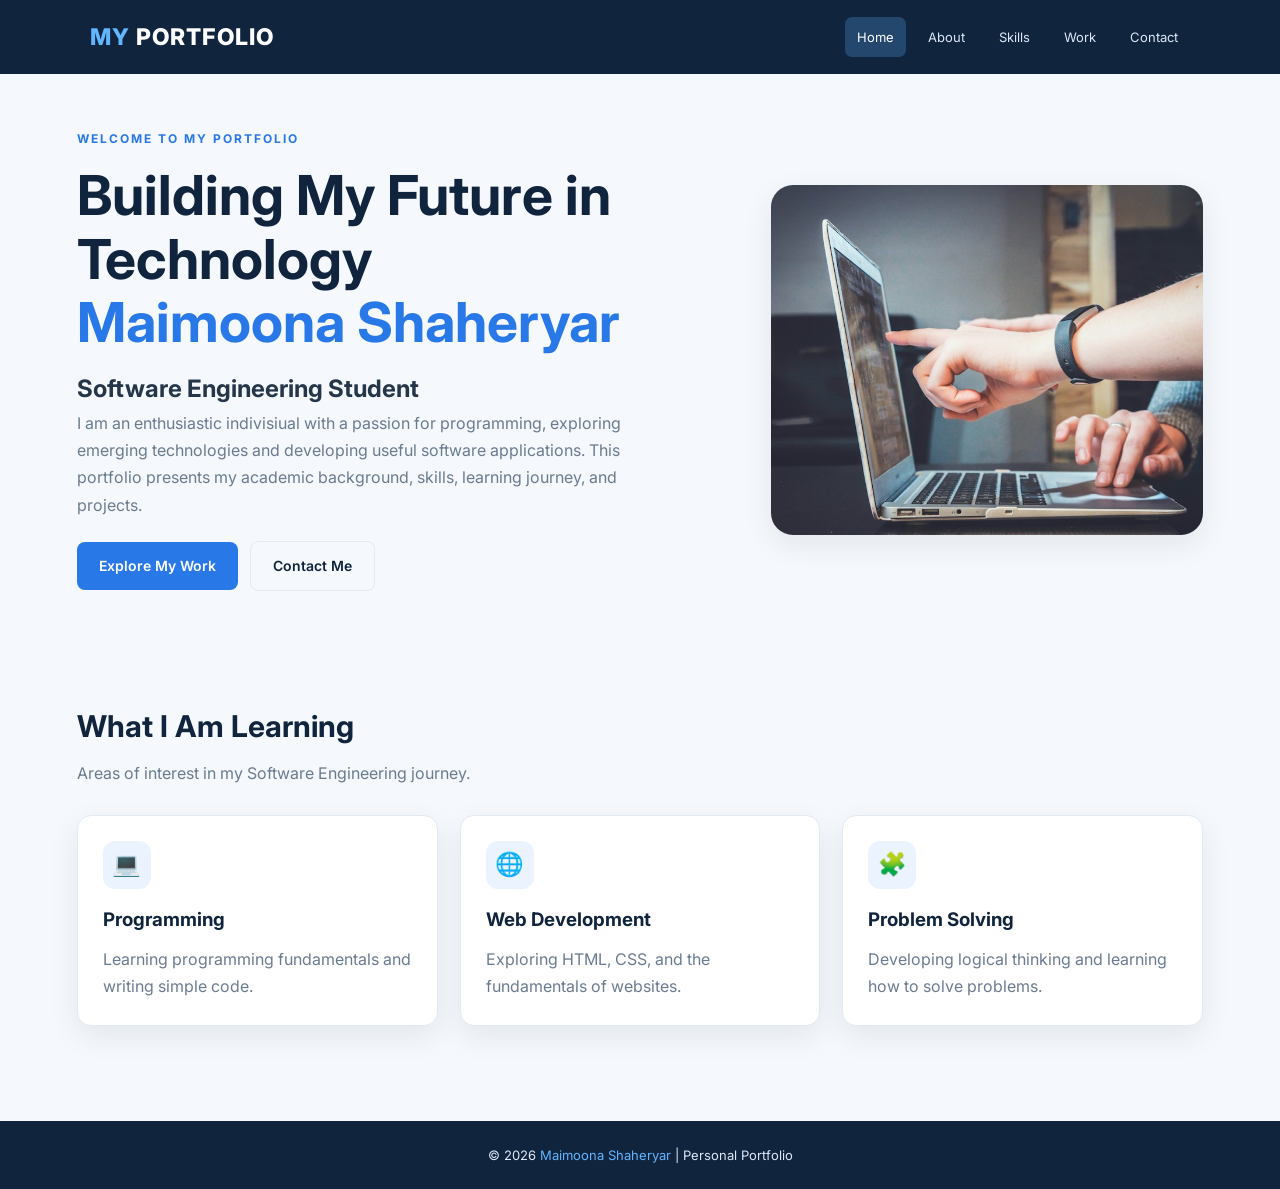
<file: index.html>
<!DOCTYPE html>
<html lang="en">
<head>
    <meta charset="UTF-8">
    <meta name="viewport" content="width=device-width, initial-scale=1.0">
    <title>Home | My Portfolio</title>
    <link rel="stylesheet" href="style.css">
</head>
<body>

<header>
    <a href="index.html" class="logo"><span>MY</span> PORTFOLIO</a>
    <nav>
        <a class="active" href="index.html">Home</a>
        <a href="about.html">About</a>
        <a href="skills.html">Skills</a>
        <a href="work.html">Work</a>
        <a href="contact.html">Contact</a>
    </nav>
</header>

<main>
    <section class="container hero">
        <div>
            <div class="eyebrow">Welcome to my portfolio</div>

            <h1>
                Building My Future in Technology
                <br>
                <span>Maimoona Shaheryar</span>
            </h1>

            <h2>Software Engineering Student</h2>

            <p>
                I am an enthusiastic indivisiual with a passion for
                programming, exploring emerging technologies and developing useful software applications.
                This portfolio presents my academic background,
                skills, learning journey, and projects.
            </p>

            <a href="work.html" class="btn">Explore My Work</a>
            <a href="contact.html" class="btn btn-outline">Contact Me</a>
        </div>

        <div>
            <img class="hero-image"
            src="image1.jpg"
            alt="Laptop and workspace">
        </div>
    </section>

    <section class="container">
        <div class="section-heading">
            <h2>What I Am Learning</h2>
            <p>Areas of interest in my Software Engineering journey.</p>
        </div>

        <div class="grid">
            <div class="card">
                <div class="feature-icon">💻</div>
                <h3>Programming</h3>
                <p>Learning programming fundamentals and writing simple code.</p>
            </div>

            <div class="card">
                <div class="feature-icon">🌐</div>
                <h3>Web Development</h3>
                <p>Exploring HTML, CSS, and the fundamentals of websites.</p>
            </div>

            <div class="card">
                <div class="feature-icon">🧩</div>
                <h3>Problem Solving</h3>
                <p>Developing logical thinking and learning how to solve problems.</p>
            </div>
        </div>
    </section>
</main>

<footer>
    © 2026 <span>Maimoona Shaheryar</span> | Personal Portfolio
</footer>

</body>
</html>
</file>
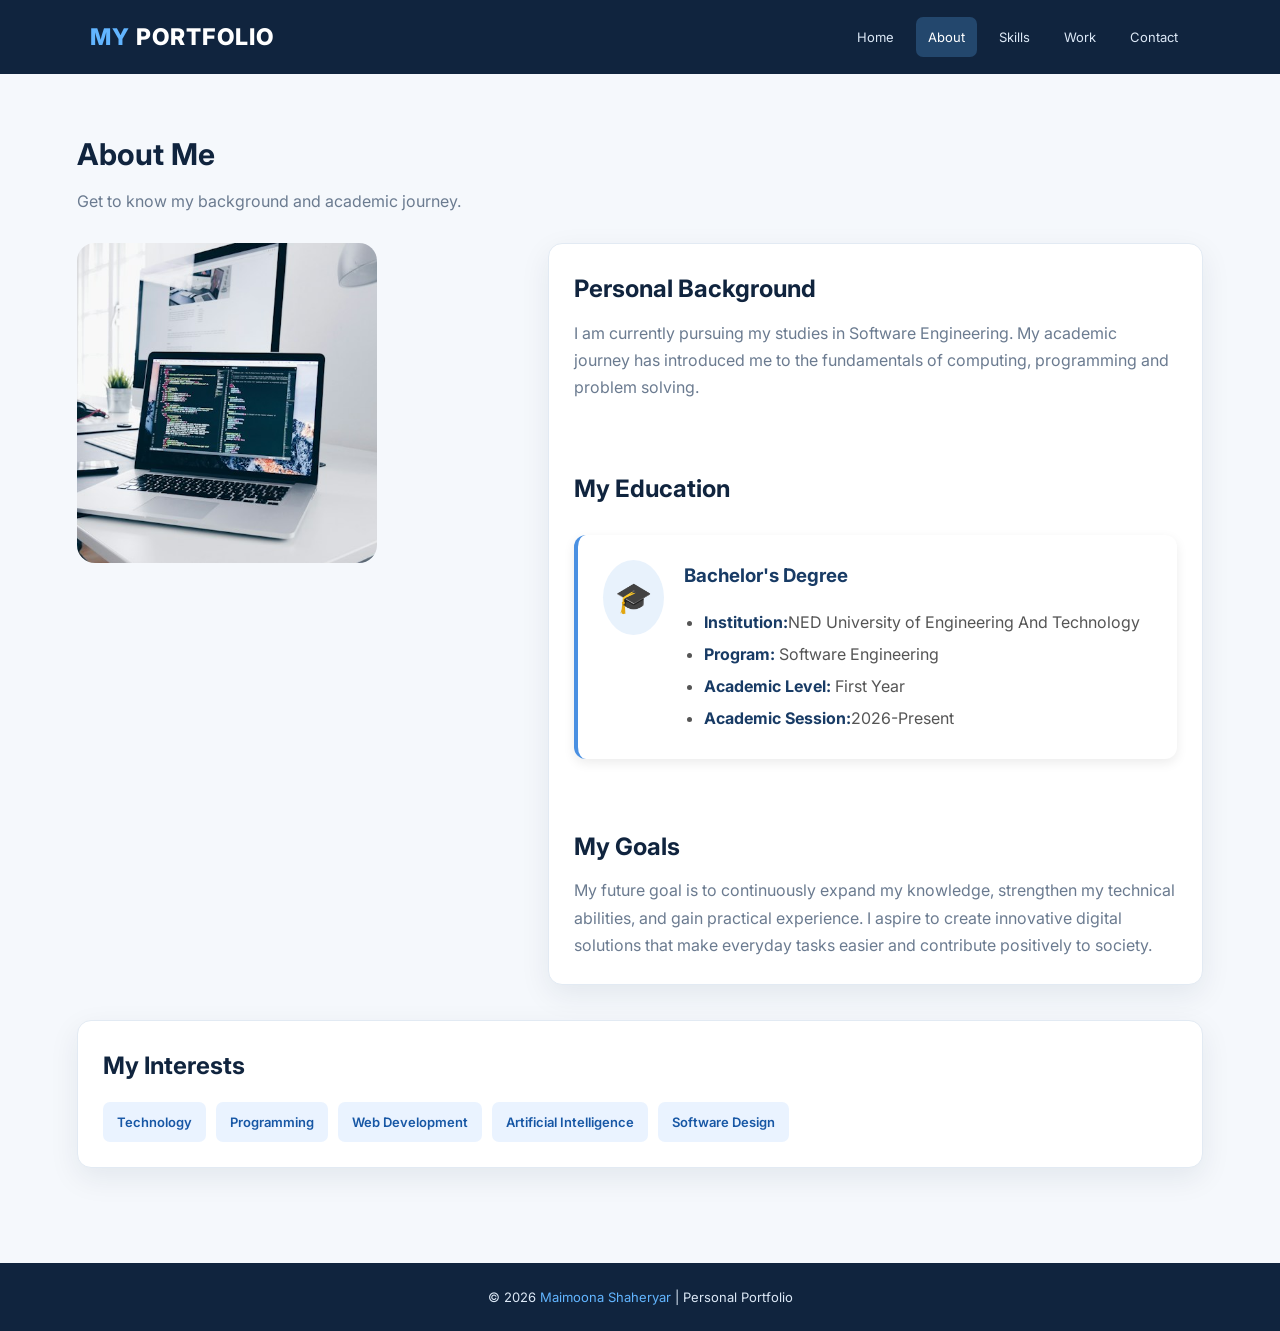
<file: about.html>
<!DOCTYPE html>
<html lang="en">
<head>
    <meta charset="UTF-8">
    <meta name="viewport" content="width=device-width, initial-scale=1.0">
    <title>About | My Portfolio</title>
    <link rel="stylesheet" href="style.css">
</head>
<body>

<header>
    <a href="index.html" class="logo"><span>MY</span> PORTFOLIO</a>
    <nav>
        <a href="index.html">Home</a>
        <a class="active" href="about.html">About</a>
        <a href="skills.html">Skills</a>
        <a href="work.html">Work</a>
        <a href="contact.html">Contact</a>
    </nav>
</header>

<main class="container">
    <div class="section-heading">
        <h1>About Me</h1>
        <p>Get to know my background and academic journey.</p>
    </div>

    <section class="about-layout">
        <div>
            <img class="profile-image"
            src="image2.jpg"
            alt="Computer and programming workspace">
        </div>

        <div class="card">
            <h2>Personal Background</h2>
            <p>
                I am currently pursuing my studies in Software Engineering. My academic journey has
                introduced me to the fundamentals of computing, programming and problem solving.
            </p>

            <br>
    <section class="education-section">
            <h2>My Education</h2>
            <div class="education-card">
                <div class="education-icon">🎓</div>
                <div class="education-content">
                    <h3>Bachelor's Degree</h3>
                    <ul>
                        <li><strong>Institution:</strong>NED University of Engineering And Technology</li>
                        <li><strong>Program:</strong> Software Engineering</li>
                        <li><strong>Academic Level:</strong> First Year</li>
                        <li><strong>Academic Session:</strong>2026-Present</li>
                    </ul>
                </div>
            </div>
    </section>

            <br>

            <h2>My Goals</h2>
            <p>
                My future goal is to continuously expand my knowledge, strengthen my technical abilities,
                and gain practical experience. I aspire to create innovative digital solutions that
                make everyday tasks easier and contribute positively to society.
            </p>
        </div>
    </section>

    <section style="margin-top:35px;">
        <div class="card">
            <h2>My Interests</h2>
            <div class="skill-list">
                <span class="skill-tag">Technology</span>
                <span class="skill-tag">Programming</span>
                <span class="skill-tag">Web Development</span>
                <span class="skill-tag">Artificial Intelligence</span>
                <span class="skill-tag">Software Design</span>
            </div>
        </div>
    </section>
</main>

<footer>
    © 2026 <span>Maimoona Shaheryar</span> | Personal Portfolio
</footer>

</body>
</html>
</file>
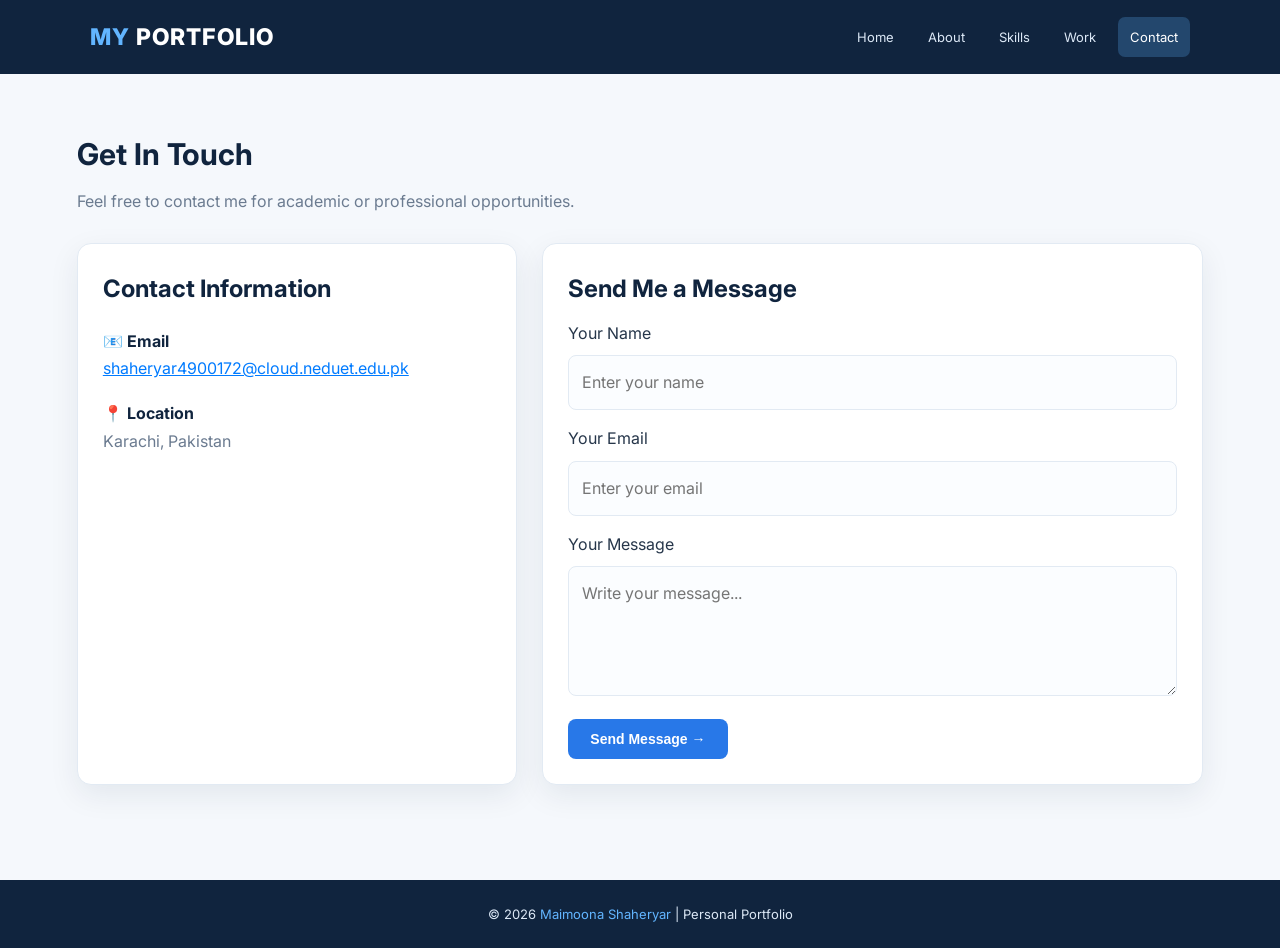
<file: contact.html>
<!DOCTYPE html>
<html lang="en">
<head>
    <meta charset="UTF-8">
    <meta name="viewport" content="width=device-width, initial-scale=1.0">
    <title>Contact | My Portfolio</title>
    <link rel="stylesheet" href="style.css">
</head>
<body>

<header>
    <a href="index.html" class="logo"><span>MY</span> PORTFOLIO</a>
    <nav>
        <a href="index.html">Home</a>
        <a href="about.html">About</a>
        <a href="skills.html">Skills</a>
        <a href="work.html">Work</a>
        <a class="active" href="contact.html">Contact</a>
    </nav>
</header>

<main class="container">
    <div class="section-heading">
        <h1>Get In Touch</h1>
        <p>Feel free to contact me for academic or professional opportunities.</p>
    </div>

    <section class="contact-layout">
        <div class="card">
            <h2>Contact Information</h2>

            <div class="contact-item">
                <strong>📧 Email</strong>
                <a href="mailto:shaheryar4900172@cloud.neduet.edu.pk">
                    shaheryar4900172@cloud.neduet.edu.pk
                </a>
            </div>

            <div class="contact-item">
                <strong>📍 Location</strong>
                <p>Karachi, Pakistan</p>
            </div>

        </div>

        <div class="card">
            <h2>Send Me a Message</h2>

            <form action="shaheryar4900172@cloud.neduet.edu.pk"
                  method="post"
                  enctype="text/plain">

                <label for="name">Your Name</label>
                <input type="text" id="name" name="Name"
                       placeholder="Enter your name" required>

                <label for="email">Your Email</label>
                <input type="email" id="email" name="Email"
                       placeholder="Enter your email" required>

                <label for="message">Your Message</label>
                <textarea id="message" name="Message"
                          placeholder="Write your message..."
                          required></textarea>

                <button class="btn" type="submit">Send Message →</button>
            </form>
        </div>
    </section>
</main>

<footer>
    © 2026 <span>Maimoona Shaheryar</span> | Personal Portfolio
</footer>

</body>
</html>
</file>
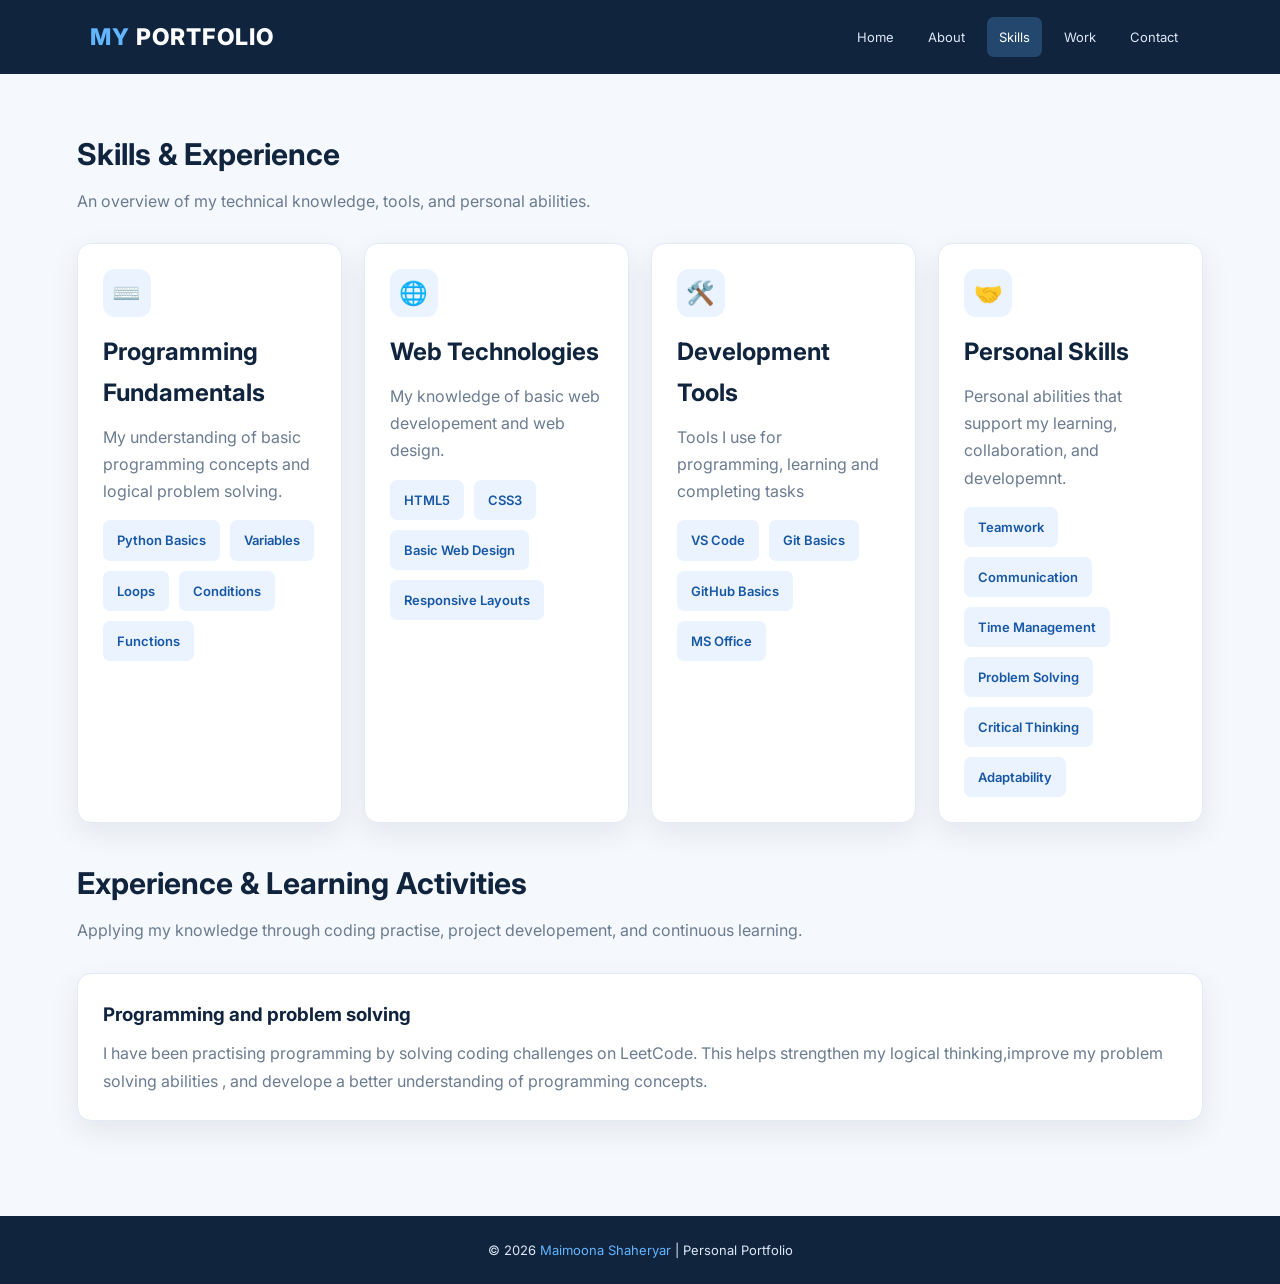
<file: skills.html>
<!DOCTYPE html>
<html lang="en">
<head>
    <meta charset="UTF-8">
    <meta name="viewport" content="width=device-width, initial-scale=1.0">
    <title>Skills & Experience | My Portfolio</title>
    <link rel="stylesheet" href="style.css">
</head>
<body>

<header>
    <a href="index.html" class="logo"><span>MY</span> PORTFOLIO</a>
    <nav>
        <a href="index.html">Home</a>
        <a href="about.html">About</a>
        <a class="active" href="skills.html">Skills</a>
        <a href="work.html">Work</a>
        <a href="contact.html">Contact</a>
    </nav>
</header>

<main class="container">
    <div class="section-heading">
        <h1>Skills & Experience</h1>
        <p>An overview of my technical knowledge, tools, and personal abilities.</p>
    </div>

    <section class="grid">
        <div class="card">
            <div class="feature-icon">⌨️</div>
            <h2>Programming Fundamentals</h2>
            <p>My understanding of basic programming concepts and logical problem solving.</p>
            <div class="skill-list">
                <span class="skill-tag">Python Basics</span>
                <span class="skill-tag">Variables</span>
                <span class="skill-tag">Loops</span>
                <span class="skill-tag">Conditions</span>
                <span class="skill-tag">Functions</span>
            </div>
        </div>

        <div class="card">
            <div class="feature-icon">🌐</div>
            <h2>Web Technologies</h2>
            <p>My knowledge of basic web developement and web design.</p>
            <div class="skill-list">
                <span class="skill-tag">HTML5</span>
                <span class="skill-tag">CSS3</span>
                <span class="skill-tag">Basic Web Design</span>
                <span class="skill-tag">Responsive Layouts</span>
            </div>
        </div>

        <div class="card">
            <div class="feature-icon">🛠️</div>
            <h2>Development Tools</h2>
            <p>Tools I use for programming, learning and completing tasks</p>
            <div class="skill-list">
                <span class="skill-tag">VS Code</span>
                <span class="skill-tag">Git Basics</span>
                <span class="skill-tag">GitHub Basics</span>
                <span class="skill-tag">MS Office</span>
            </div>
        </div>

        <div class="card">
            <div class="feature-icon">🤝</div>
            <h2>Personal Skills</h2>
            <p>Personal abilities that support my learning, collaboration, and developemnt.</p>
            <div class="skill-list">
                <span class="skill-tag">Teamwork</span>
                <span class="skill-tag">Communication</span>
                <span class="skill-tag">Time Management</span>
                <span class="skill-tag">Problem Solving</span>
                <span class="skill-tag">Critical Thinking</span>
                <span class="skill-tag">Adaptability</span>
            </div>
        </div>
    </section>

    <section style="margin-top:35px;">
        <div class="section-heading">
            <h2>Experience & Learning Activities</h2>
            <p>Applying my knowledge through coding practise, project developement, and
               continuous learning.
            </p>
        </div>

        <div class="card">
            <h3>Programming and problem solving</h3>
            <p>
                I have been practising programming by solving coding challenges on LeetCode.
                This helps strengthen my logical thinking,improve my problem solving abilities ,
                and develope a better understanding of programming concepts.
            </p>
            
        </div>
    </section>
</main>

<footer>
    © 2026 <span>Maimoona Shaheryar</span> | Personal Portfolio
</footer>

</body>
</html>
</file>
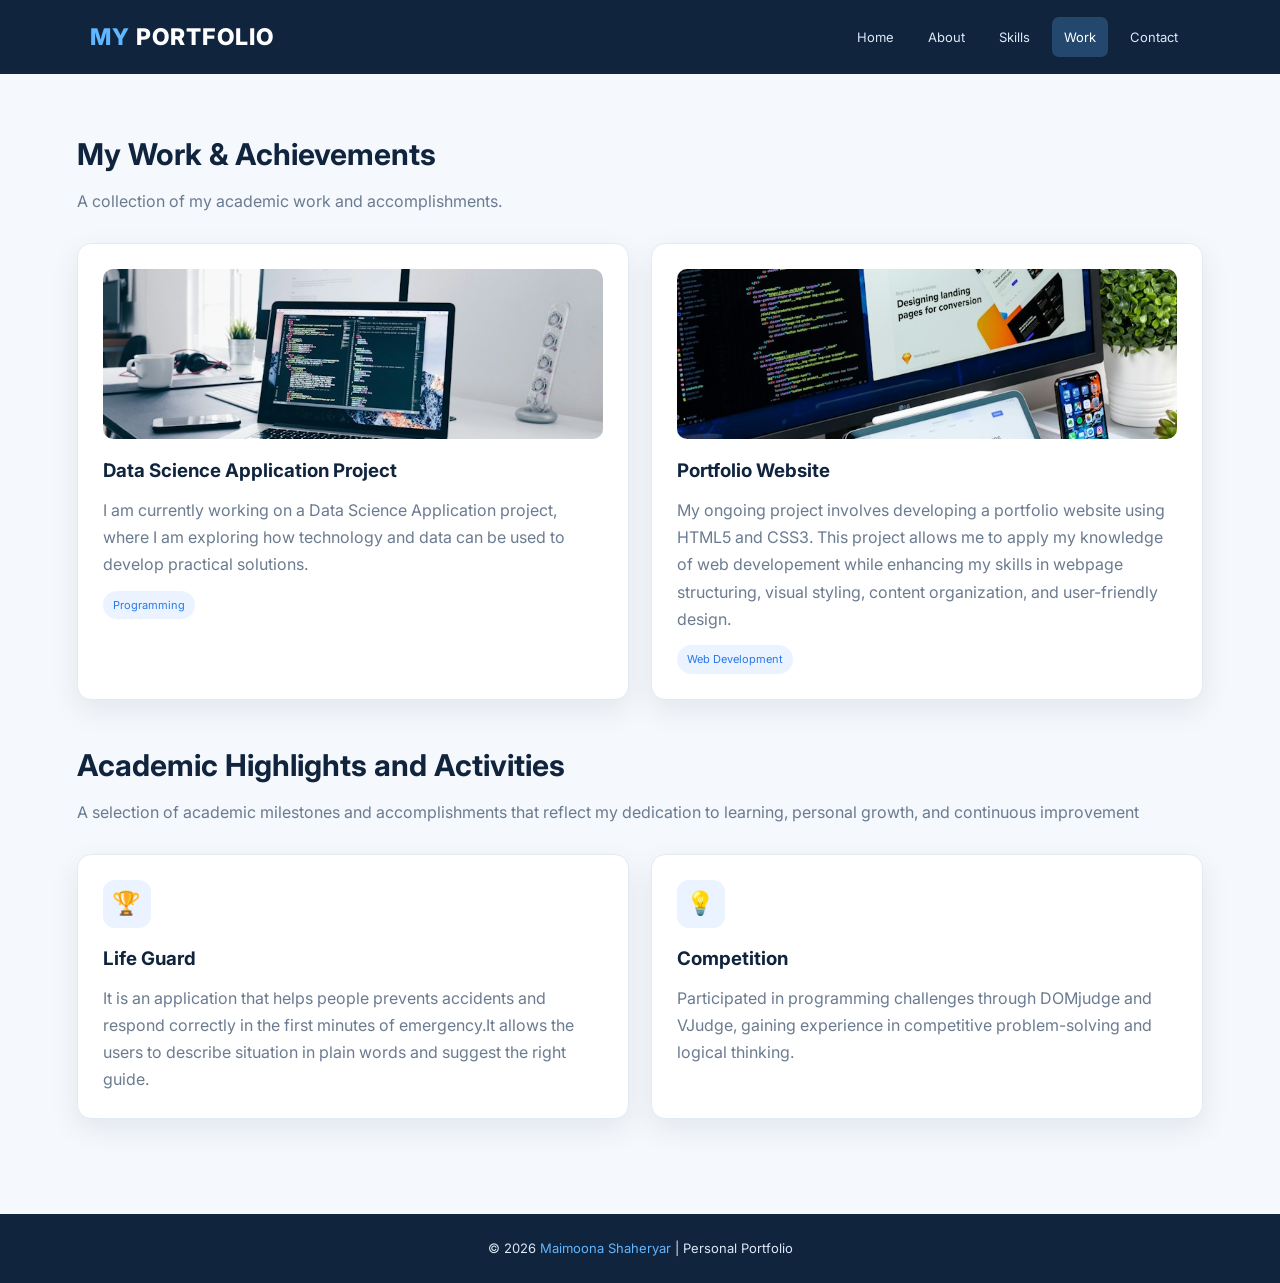
<file: work.html>
<!DOCTYPE html>
<html lang="en">
<head>
    <meta charset="UTF-8">
    <meta name="viewport" content="width=device-width, initial-scale=1.0">
    <title>Work & Achievements | My Portfolio</title>
    <link rel="stylesheet" href="style.css">
</head>
<body>

<header>
    <a href="index.html" class="logo"><span>MY</span> PORTFOLIO</a>
    <nav>
        <a href="index.html">Home</a>
        <a href="about.html">About</a>
        <a href="skills.html">Skills</a>
        <a class="active" href="work.html">Work</a>
        <a href="contact.html">Contact</a>
    </nav>
</header>

<main class="container">
    <div class="section-heading">
        <h1>My Work & Achievements</h1>
        <p>A collection of my academic work and accomplishments.</p>
    </div>

    <section class="grid">
        <div class="card">
            <img class="project-image"
            src="image2.jpg"
            alt="Programming workspace">

            <h3>Data Science Application Project</h3>
            <p>
                I am currently working on a Data Science Application project, where I am exploring
                how technology and data can be used to develop practical solutions.
            </p>
            <span class="project-label">Programming</span>
        </div>

        <div class="card">
            <img class="project-image"
            src="image3.jpg"
            alt="Website development">

            <h3>Portfolio Website</h3>
            <p>
                My ongoing project involves developing a portfolio website using HTML5 and CSS3.
                This project allows me to apply my knowledge of web developement while enhancing my skills
                in webpage structuring, visual styling, content organization, and user-friendly design.
            </p>
            <span class="project-label">Web Development</span>
        </div>

        
    </section>

    <section style="margin-top:40px;">
        <div class="section-heading">
            <h2>Academic Highlights and Activities</h2>
            <p>A selection of academic milestones and accomplishments that reflect my dedication to learning,
               personal growth, and continuous improvement
            </p>
        </div>

        <div class="grid">
            <div class="card">
                <div class="feature-icon">🏆</div>
                <h3>Life Guard</h3>
                <p>It is an application that helps people prevents accidents and respond correctly
                    in the first minutes of emergency.It allows the users to describe situation in plain 
                    words and suggest the right guide.
                </p>
            </div>

            <div class="card">
                <div class="feature-icon">💡</div>
                <h3>Competition</h3>
                <p>Participated in programming challenges through DOMjudge and VJudge, gaining
                   experience in competitive problem-solving and logical thinking.
                </p>
            </div>
        </div>
    </section>
</main>

<footer>
    © 2026 <span>Maimoona Shaheryar </span> | Personal Portfolio
</footer>

</body>
</html>
</file>
<file: style.css>
@import url('https://fonts.googleapis.com/css2?family=Inter:wght@400;500;600;700;800&display=swap');

:root {
    --navy: #10243e;
    --blue: #2878e8;
    --light-blue: #eaf3ff;
    --white: #ffffff;
    --background: #f5f8fc;
    --text: #26364a;
    --muted: #6b7b90;
    --border: #e2eaf3;
    --shadow: 0 10px 30px rgba(16, 36, 62, 0.08);
}

* {
    margin: 0;
    padding: 0;
    box-sizing: border-box;
}

body {
    font-family: 'Inter', Arial, sans-serif;
    background: var(--background);
    color: var(--text);
    line-height: 1.7;
}

a {
    text-decoration: none;
    color: inherit;
}

img {
    max-width: 100%;
    display: block;
}

header {
    background: var(--navy);
    color: white;
    padding: 17px 7%;
    display: flex;
    justify-content: space-between;
    align-items: center;
    gap: 20px;
    flex-wrap: wrap;
}

.logo {
    font-size: 23px;
    font-weight: 800;
    letter-spacing: 1px;
}

.logo span {
    color: #62b5ff;
}

nav {
    display: flex;
    gap: 10px;
    flex-wrap: wrap;
}

nav a {
    color: #dce8f6;
    padding: 9px 12px;
    border-radius: 7px;
    font-size: 13px;
    transition: 0.3s;
}

nav a:hover,
nav a.active {
    background: #23476d;
    color: white;
}

.container {
    width: 88%;
    max-width: 1150px;
    margin: auto;
    padding: 55px 0;
}

.hero {
    display: grid;
    grid-template-columns: 1.2fr 0.8fr;
    align-items: center;
    gap: 45px;
    min-height: 520px;
}

.eyebrow {
    color: var(--blue);
    font-weight: 700;
    text-transform: uppercase;
    font-size: 12px;
    letter-spacing: 2px;
}

.hero h1 {
    font-size: clamp(36px, 5vw, 55px);
    line-height: 1.15;
    color: var(--navy);
    margin: 15px 0;
}

.hero h1 span {
    color: var(--blue);
}

.hero p {
    color: var(--muted);
    max-width: 580px;
    margin-bottom: 22px;
}

.hero-image {
    width: 100%;
    height: 350px;
    object-fit: cover;
    border-radius: 22px;
    box-shadow: var(--shadow);
}

.btn {
    display: inline-block;
    padding: 12px 22px;
    background: var(--blue);
    color: white;
    border-radius: 8px;
    font-weight: 600;
    font-size: 14px;
    transition: 0.3s;
    border: none;
    cursor: pointer;
}

.btn:hover {
    background: var(--navy);
    transform: translateY(-2px);
}

.btn-outline {
    background: transparent;
    color: var(--navy);
    border: 1px solid var(--border);
    margin-left: 8px;
}

.btn-outline:hover {
    color: white;
}

.section-heading {
    margin-bottom: 28px;
}

.section-heading h1,
.section-heading h2 {
    color: var(--navy);
    font-size: 30px;
    margin-bottom: 8px;
}

.section-heading p {
    color: var(--muted);
}

.card {
    background: var(--white);
    padding: 25px;
    border: 1px solid var(--border);
    border-radius: 14px;
    box-shadow: var(--shadow);
}

.card h2,
.card h3 {
    color: var(--navy);
    margin-bottom: 10px;
}

.card p {
    color: var(--muted);
}

.grid {
    display: grid;
    grid-template-columns: repeat(auto-fit, minmax(230px, 1fr));
    gap: 22px;
}

.feature-icon {
    width: 48px;
    height: 48px;
    display: grid;
    place-items: center;
    border-radius: 12px;
    background: var(--light-blue);
    font-size: 23px;
    margin-bottom: 15px;
}

.profile-image {
    width: 100%;
    max-width: 300px;
    height: 320px;
    object-fit: cover;
    border-radius: 18px;
}

.about-layout {
    display: grid;
    grid-template-columns: 0.8fr 1.2fr;
    align-items: start;
    gap: 35px;
}
.education-section{
    margin: 40px 0;
}
.education-section h2{
    margin-bottom: 25px;
}
.education-card{
    display:flex;
    align-items: flex-start;
    gap: 20px;
    background: #ffffff;
    padding: 25px;
    border-radius: 12px;
    box-shadow: 0 4px 12px rgba(0,0,0,0.08);
    border-left: 4px solid #4a90e2;
}
.education-icon{
    font-size: 30px;
    background:#e8f2fc;
    padding: 12px;
    border-radius: 50%;
}
.education-content h3{
    color:#183b65;
    margin-bottom: 15px;
}
.education-content ul{
    padding-left: 20px;
    line-height: 2;
}
.education-content li{
    color:#555;
}
.education-content strong{
    color:#183b65
}
.skill-list {
    display: flex;
    flex-wrap: wrap;
    gap: 10px;
    margin-top: 15px;
}

.skill-tag {
    background: var(--light-blue);
    color: #1757a5;
    padding: 9px 14px;
    border-radius: 7px;
    font-size: 13px;
    font-weight: 600;
}

.project-image {
    width: 100%;
    height: 170px;
    object-fit: cover;
    border-radius: 10px;
    margin-bottom: 16px;
}

.project-label {
    display: inline-block;
    background: var(--light-blue);
    color: var(--blue);
    font-size: 11px;
    padding: 5px 10px;
    border-radius: 20px;
    margin-top: 12px;
}

.info-list {
    padding-left: 20px;
    color: var(--muted);
}

.info-list li {
    margin: 8px 0;
}

.contact-layout {
    display: grid;
    grid-template-columns: 0.8fr 1.2fr;
    gap: 25px;
}

.contact-item {
    margin: 18px 0;
}
.contact-item a{
    color:#007bff;
    text-decoration: underline;
    cursor: pointer;
}

.contact-item strong {
    display: block;
    color: var(--navy);
}

input,
textarea {
    width: 100%;
    padding: 13px;
    border: 1px solid var(--border);
    border-radius: 8px;
    margin: 8px 0 15px;
    font: inherit;
    background: #fbfdff;
}

input:focus,
textarea:focus {
    outline: 2px solid #b8d8ff;
    border-color: var(--blue);
}

textarea {
    min-height: 130px;
    resize: vertical;
}

footer {
    background: var(--navy);
    color: #dce8f6;
    text-align: center;
    padding: 23px;
    font-size: 13px;
    margin-top: 40px;
}

footer span {
    color: #62b5ff;
}

@media (max-width: 760px) {
    header {
        justify-content: center;
        text-align: center;
    }

    nav {
        justify-content: center;
    }

    nav a {
        font-size: 12px;
        padding: 7px;
    }

    .container {
        width: 90%;
        padding: 38px 0;
    }

    .hero,
    .about-layout,
    .contact-layout {
        grid-template-columns: 1fr;
    }

    .hero {
        text-align: center;
        gap: 25px;
    }

    .hero p {
        margin-left: auto;
        margin-right: auto;
    }

    .hero-image {
        height: 250px;
    }

    .profile-image {
        max-width: 100%;
        height: 260px;
    }

    .section-heading h1,
    .section-heading h2 {
        font-size: 25px;
    }
}
</file>
